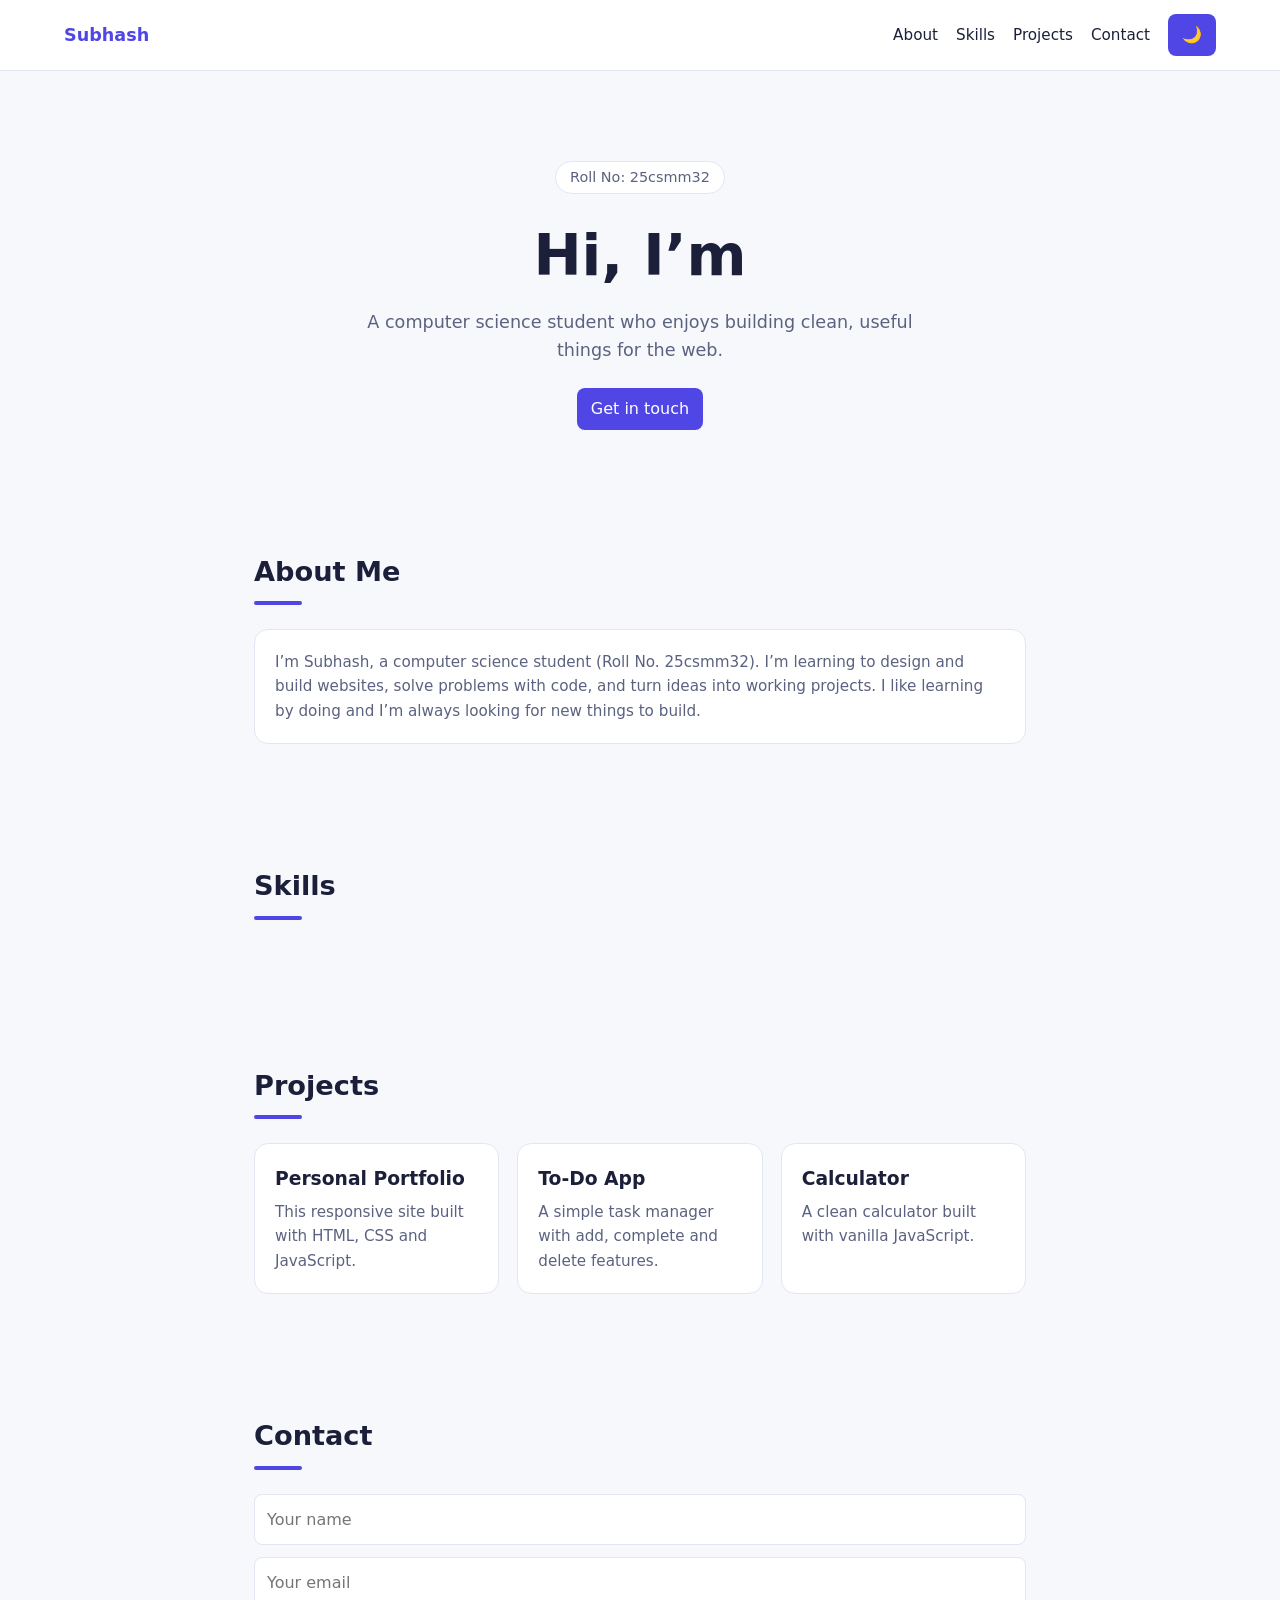
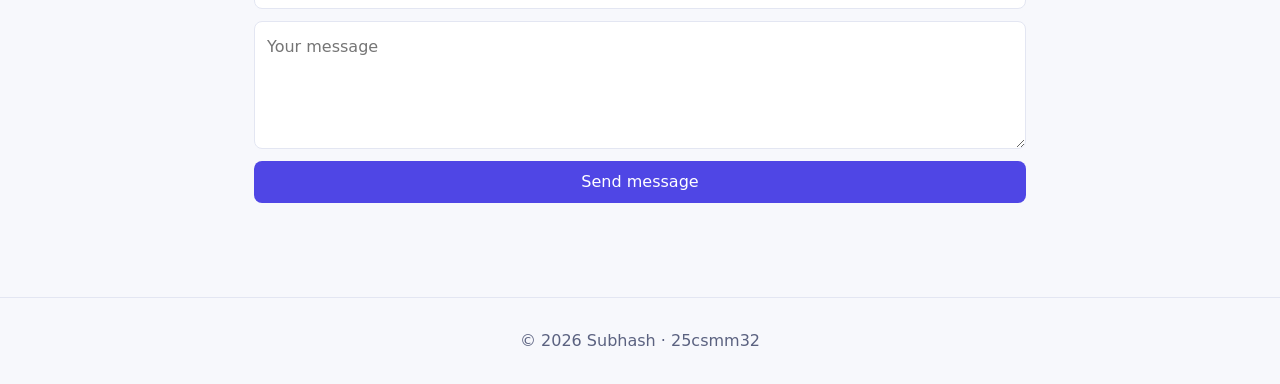
<file: index.html>
<!DOCTYPE html>
<html lang="en">
<head>
<meta charset="UTF-8">
<meta name="viewport" content="width=device-width, initial-scale=1">
<title>Subhash | Student Portfolio</title>
<link rel="stylesheet" href="style.css">
</head>
<body>
<nav>
  <b>Subhash</b>
  <div>
    <a href="#about">About</a><a href="#skills">Skills</a><a href="#projects">Projects</a><a href="#contact">Contact</a>
    <button id="theme" aria-label="Toggle theme">🌙</button>
  </div>
</nav>

<section class="hero" id="home">
  <span class="tag">Roll No: 25csmm32</span>
  <h1>Hi, I’m <span id="typed"></span></h1>
  <p>A computer science student who enjoys building clean, useful things for the web.</p>
  <button onclick="location.hash='contact'">Get in touch</button>
</section>

<section id="about">
  <h2>About Me</h2>
  <div class="card">
    <p>I’m Subhash, a computer science student (Roll No. 25csmm32). I’m learning to design and build websites, solve problems with code, and turn ideas into working projects. I like learning by doing and I’m always looking for new things to build.</p>
  </div>
</section>

<section id="skills">
  <h2>Skills</h2>
  <div id="skillList"></div>
</section>

<section id="projects">
  <h2>Projects</h2>
  <div class="grid">
    <div class="card"><h3>Personal Portfolio</h3><p>This responsive site built with HTML, CSS and JavaScript.</p></div>
    <div class="card"><h3>To-Do App</h3><p>A simple task manager with add, complete and delete features.</p></div>
    <div class="card"><h3>Calculator</h3><p>A clean calculator built with vanilla JavaScript.</p></div>
  </div>
</section>

<section id="contact">
  <h2>Contact</h2>
  <form id="form">
    <input id="n" placeholder="Your name" required>
    <input id="e" type="email" placeholder="Your email" required>
    <textarea id="m" rows="4" placeholder="Your message" required></textarea>
    <button type="submit">Send message</button>
    <div id="msg"></div>
  </form>
</section>

<footer>© 2026 Subhash · 25csmm32</footer>

<script src="script.js"></script>
</body>
</html>
</file>
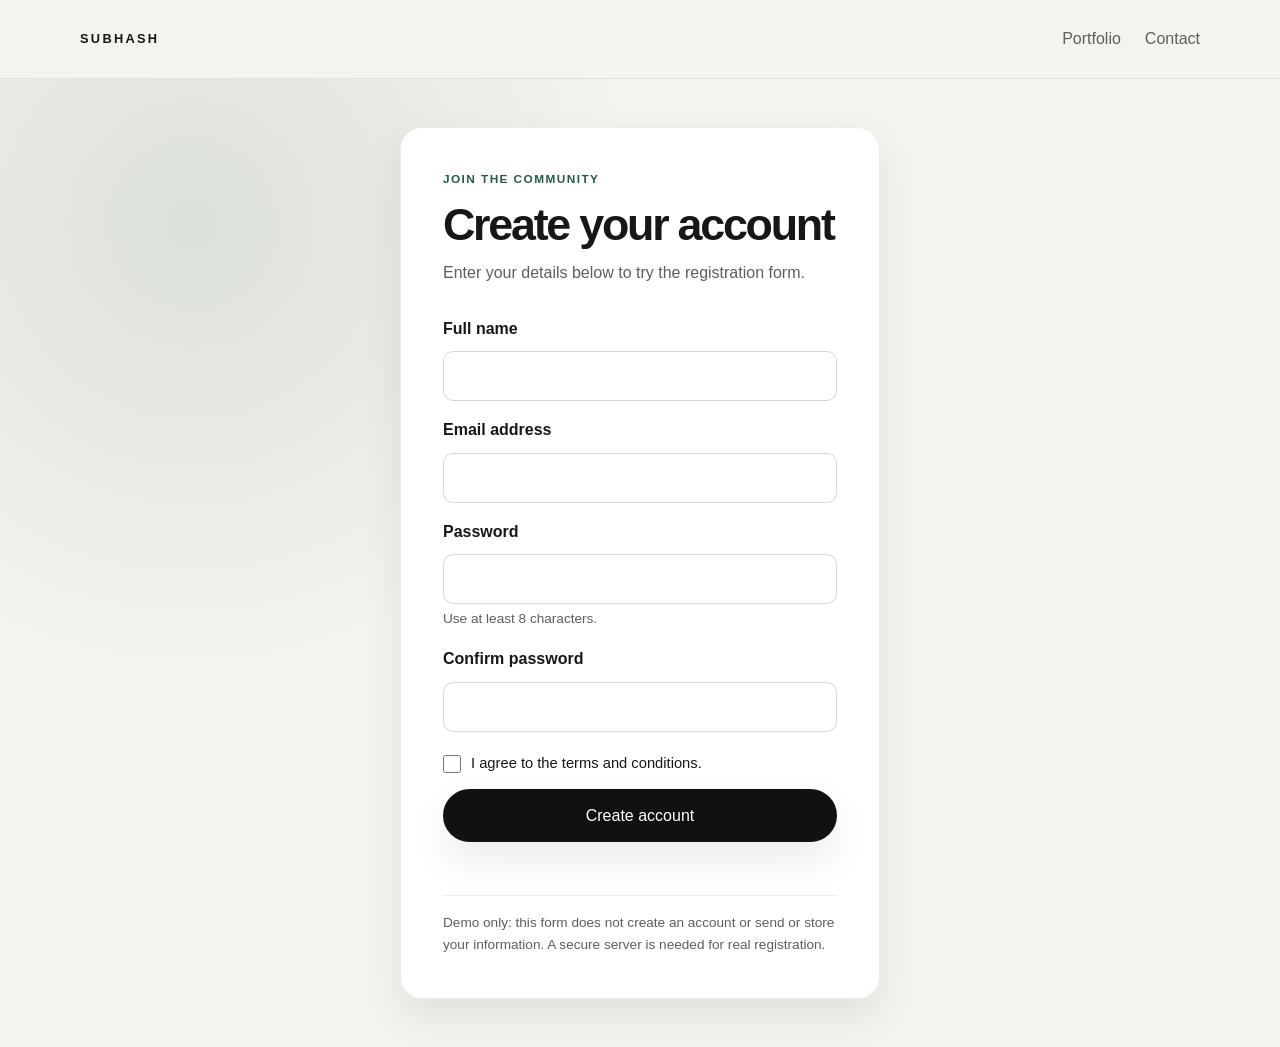
<file: registration.html>
<!DOCTYPE html>
<html lang="en">
  <head>
    <meta charset="UTF-8" />
    <meta name="viewport" content="width=device-width, initial-scale=1.0" />
    <meta
      name="description"
      content="Create a registration using the front-end demo form."
    />
    <title>Register | Subhash Hemareddy</title>
    <link rel="stylesheet" href="styles.css" />
    <script src="script.js" defer></script>
  </head>
  <body class="registration-page">
    <header class="site-header">
      <div class="container nav-wrap">
        <a class="brand" href="index.html">SUBHASH</a>
        <nav aria-label="Main navigation" class="main-nav">
          <a href="index.html">Portfolio</a>
          <a href="index.html#contact">Contact</a>
        </nav>
      </div>
    </header>

    <main class="registration-main">
      <section class="registration-card" aria-labelledby="registration-title">
        <p class="eyebrow">Join the community</p>
        <h1 id="registration-title">Create your account</h1>
        <p class="registration-intro">
          Enter your details below to try the registration form.
        </p>

        <form class="registration-form" id="registration-form" method="post">
          <label for="registration-name">Full name</label>
          <input
            id="registration-name"
            name="name"
            type="text"
            autocomplete="name"
            maxlength="100"
            required
          />

          <label for="registration-email">Email address</label>
          <input
            id="registration-email"
            name="email"
            type="email"
            autocomplete="email"
            maxlength="254"
            required
          />

          <label for="registration-password">Password</label>
          <input
            id="registration-password"
            name="password"
            type="password"
            autocomplete="new-password"
            minlength="8"
            maxlength="128"
            aria-describedby="password-hint"
            required
          />
          <span class="field-hint" id="password-hint">Use at least 8 characters.</span>

          <label for="registration-confirm-password">Confirm password</label>
          <input
            id="registration-confirm-password"
            name="confirmPassword"
            type="password"
            autocomplete="new-password"
            minlength="8"
            maxlength="128"
            required
          />

          <label class="terms-label">
            <input name="terms" type="checkbox" required />
            <span>I agree to the terms and conditions.</span>
          </label>

          <button class="button primary" type="submit">Create account</button>
          <p class="form-status" id="registration-status" role="status" aria-live="polite"></p>
        </form>

        <p class="registration-notice">
          Demo only: this form does not create an account or send or store your
          information. A secure server is needed for real registration.
        </p>
      </section>
    </main>
  </body>
</html>
</file>
<file: style.css>
:root{--bg:#f7f8fc;--surface:#fff;--text:#1b1f3a;--muted:#5b6280;--accent:#4f46e5;--border:#e3e6f2;color-scheme:light}
:root[data-theme="dark"]{--bg:#0f1226;--surface:#181c38;--text:#eceefb;--muted:#9aa1c7;--accent:#818cf8;--border:#2a2f55;color-scheme:dark}
html{scroll-behavior:smooth;scroll-padding-top:70px}
*{box-sizing:border-box}
body{margin:0;background:var(--bg);color:var(--text);font-family:system-ui,-apple-system,"Segoe UI",Roboto,sans-serif;line-height:1.6}
nav{position:sticky;top:0;display:flex;justify-content:space-between;align-items:center;padding:14px 5%;background:var(--surface);border-bottom:1px solid var(--border);z-index:5}
nav b{color:var(--accent);font-size:1.1rem}
nav div{display:flex;gap:18px;align-items:center;flex-wrap:wrap}
nav a{color:var(--text);text-decoration:none;font-size:.95rem}
nav a:hover{color:var(--accent)}
button{background:var(--accent);color:#fff;border:0;border-radius:8px;padding:8px 14px;cursor:pointer;font:inherit}
section{max-width:900px;margin:0 auto;padding:60px 5%}
h2{margin:0 0 24px;font-size:1.7rem}
h2::after{content:"";display:block;width:48px;height:4px;background:var(--accent);border-radius:2px;margin-top:8px}
.hero{text-align:center;padding-top:90px}
.hero .tag{display:inline-block;border:1px solid var(--border);background:var(--surface);padding:4px 14px;border-radius:20px;color:var(--muted);font-size:.9rem}
.hero h1{font-size:clamp(2.2rem,7vw,3.6rem);margin:16px 0 6px}
.hero h1 span{color:var(--accent)}
.hero p{color:var(--muted);font-size:1.1rem;margin:0 auto 24px;max-width:560px}
.grid{display:grid;grid-template-columns:repeat(auto-fit,minmax(240px,1fr));gap:18px}
.card{background:var(--surface);border:1px solid var(--border);border-radius:14px;padding:20px;transition:transform .2s}
.card:hover{transform:translateY(-4px)}
.card h3{margin:0 0 6px}
.card p{margin:0;color:var(--muted);font-size:.95rem}
.bar{margin-bottom:16px}
.bar div:first-child{display:flex;justify-content:space-between;font-size:.95rem}
.track{height:10px;background:var(--border);border-radius:6px;overflow:hidden;margin-top:6px}
.fill{height:100%;width:0;background:var(--accent);border-radius:6px;transition:width 1.2s ease}
form{display:grid;gap:12px}
input,textarea{width:100%;padding:12px;border:1px solid var(--border);border-radius:8px;background:var(--surface);color:var(--text);font:inherit}
#msg{color:var(--accent);min-height:1.4em}
footer{text-align:center;padding:30px;color:var(--muted);border-top:1px solid var(--border)}
</file>
<file: styles.css>
:root {
  --bg: #f5f3ef;
  --panel: #ffffff;
  --panel-strong: #111111;
  --text: #171716;
  --muted: #5f5d5a;
  --accent: #245a4a;
  --accent-soft: #dfeae5;
  --line: rgba(23, 23, 22, 0.08);
  --shadow: 0 18px 40px rgba(17, 17, 17, 0.08);
}

* {
  box-sizing: border-box;
}

html {
  scroll-behavior: smooth;
}

body {
  margin: 0;
  background: var(--bg);
  color: var(--text);
  font-family: "Segoe UI", Arial, sans-serif;
  line-height: 1.6;
}

a {
  color: inherit;
  text-decoration: none;
}

img {
  max-width: 100%;
  display: block;
}

.container {
  width: min(1120px, calc(100% - 32px));
  margin: 0 auto;
}

.site-header {
  position: sticky;
  top: 0;
  z-index: 10;
  background: rgba(245, 243, 239, 0.82);
  backdrop-filter: blur(12px);
  border-bottom: 1px solid var(--line);
}

.nav-wrap {
  display: flex;
  align-items: center;
  justify-content: space-between;
  min-height: 78px;
}

.brand {
  font-weight: 800;
  letter-spacing: 0.18em;
  font-size: 0.8rem;
}

.main-nav {
  display: flex;
  align-items: center;
  gap: 24px;
}

.main-nav a {
  color: var(--muted);
  transition: color 0.2s ease;
}

.main-nav a:hover,
.main-nav a:focus-visible {
  color: var(--text);
}

.hero {
  position: relative;
  overflow: hidden;
  padding: 92px 0 90px;
  background: linear-gradient(135deg, rgba(36, 90, 74, 0.12), rgba(36, 90, 74, 0.02));
}

.hero::before {
  content: "";
  position: absolute;
  width: 560px;
  height: 560px;
  border-radius: 50%;
  background: radial-gradient(circle, rgba(36, 90, 74, 0.2), transparent 62%);
  top: -140px;
  right: -120px;
}

.hero-inner {
  display: grid;
  grid-template-columns: 1.5fr 0.8fr;
  gap: 32px;
  align-items: center;
  position: relative;
  z-index: 1;
}

.eyebrow {
  margin: 0 0 12px;
  color: var(--accent);
  font-weight: 700;
  letter-spacing: 0.12em;
  text-transform: uppercase;
  font-size: 0.74rem;
}

.hero-copy h1 {
  margin: 0;
  font-size: clamp(3rem, 6vw, 5rem);
  line-height: 0.95;
  letter-spacing: -0.06em;
}

.intro {
  max-width: 660px;
  margin: 20px 0 0;
  font-size: 1.12rem;
  color: var(--muted);
}

.cta-row {
  display: flex;
  flex-wrap: wrap;
  gap: 14px;
  margin-top: 28px;
}

.button {
  display: inline-flex;
  align-items: center;
  justify-content: center;
  border-radius: 999px;
  padding: 0.85rem 1.4rem;
  font-weight: 700;
  transition: transform 0.2s ease, box-shadow 0.2s ease;
}

.button:hover,
.button:focus-visible {
  transform: translateY(-1px);
}

.button.primary {
  background: var(--panel-strong);
  color: #fff;
  box-shadow: var(--shadow);
}

.button.secondary {
  background: rgba(17, 17, 17, 0.04);
  border: 1px solid var(--line);
}

.hero-card {
  background: rgba(255, 255, 255, 0.72);
  border: 1px solid var(--line);
  box-shadow: var(--shadow);
  border-radius: 22px;
  padding: 24px;
}

.badge {
  display: inline-flex;
  padding: 0.38rem 0.7rem;
  background: var(--accent-soft);
  color: var(--accent);
  border-radius: 999px;
  font-weight: 700;
  font-size: 0.75rem;
  letter-spacing: 0.04em;
  text-transform: uppercase;
}

.hero-card ul {
  list-style: none;
  padding: 0;
  margin: 20px 0 0;
  display: grid;
  gap: 18px;
}

.hero-card li {
  display: flex;
  flex-direction: column;
  gap: 5px;
  padding-bottom: 12px;
  border-bottom: 1px solid var(--line);
}

.hero-card li:last-child {
  border-bottom: 0;
  padding-bottom: 0;
}

.hero-card li span {
  color: var(--muted);
  font-size: 0.82rem;
}

.hero-card li strong {
  font-size: 1.05rem;
}

.section {
  padding: 96px 0;
}

.section-heading {
  margin-bottom: 28px;
}

.section-heading h2,
.about-grid h2,
.contact-box h2 {
  margin: 0;
  font-size: clamp(2rem, 4vw, 3rem);
  line-height: 1.05;
  letter-spacing: -0.05em;
}

.skills-grid,
.projects-grid {
  display: grid;
  grid-template-columns: repeat(2, minmax(0, 1fr));
  gap: 20px;
}

.skill-card,
.project-card,
.education-card {
  background: var(--panel);
  border: 1px solid var(--line);
  border-radius: 18px;
  padding: 22px;
  box-shadow: 0 12px 24px rgba(17, 17, 17, 0.02);
}

.skill-card h3,
.project-card h3,
.education-card h3 {
  margin: 0 0 10px;
  font-size: 1.35rem;
  letter-spacing: -0.03em;
}

.skill-card p,
.project-card p,
.about-copy p,
.education-card p {
  margin: 0;
  color: var(--muted);
}

.tags {
  color: var(--accent);
  font-weight: 700;
  letter-spacing: 0.08em;
  text-transform: uppercase;
  font-size: 0.7rem;
  display: inline-block;
  margin-bottom: 14px;
}

.alt-section {
  background: rgba(17, 17, 17, 0.02);
  border-top: 1px solid var(--line);
  border-bottom: 1px solid var(--line);
}

.about-grid {
  display: grid;
  grid-template-columns: 0.9fr 1.4fr;
  gap: 32px;
  align-items: start;
}

.about-copy {
  display: grid;
  gap: 18px;
}

.education-card {
  display: grid;
  gap: 18px;
}

.edu-item {
  display: grid;
  grid-template-columns: 145px 1fr;
  gap: 18px;
  align-items: start;
  padding-top: 8px;
}

.edu-item + .edu-item {
  border-top: 1px solid var(--line);
  padding-top: 18px;
}

.year {
  color: var(--accent);
  font-weight: 700;
  font-size: 0.82rem;
  letter-spacing: 0.04em;
  text-transform: uppercase;
}

.contact-box {
  display: flex;
  align-items: center;
  justify-content: space-between;
  gap: 24px;
  background: var(--panel);
  border: 1px solid var(--line);
  border-radius: 22px;
  padding: 28px 30px;
  box-shadow: 0 10px 24px rgba(17, 17, 17, 0.02);
}

.storage-notice {
  color: var(--muted);
  font-size: 0.9rem;
  max-width: 430px;
}

.contact-form {
  display: grid;
  gap: 14px;
  width: min(100%, 520px);
}

.form-row {
  display: grid;
  grid-template-columns: repeat(2, minmax(0, 1fr));
  gap: 14px;
}

.contact-form label {
  display: grid;
  gap: 6px;
  font-weight: 600;
}

.contact-form input,
.contact-form textarea {
  width: 100%;
  padding: 0.75rem;
  border: 1px solid var(--line);
  border-radius: 10px;
  color: var(--text);
  font: inherit;
}

.contact-form textarea {
  resize: vertical;
}

.contact-form .button {
  border: 0;
  cursor: pointer;
  font: inherit;
}

.form-status {
  min-height: 1.6em;
  margin: 0;
  color: var(--accent);
}

.site-footer {
  padding: 24px 0 50px;
  color: var(--muted);
}

.footer-wrap {
  display: flex;
  justify-content: space-between;
  align-items: center;
  gap: 16px;
  border-top: 1px solid var(--line);
  padding-top: 24px;
}

.footer-links {
  display: flex;
  gap: 18px;
}

.registration-main {
  min-height: calc(100vh - 79px);
  display: grid;
  place-items: center;
  padding: 48px 16px;
  background:
    radial-gradient(circle at 15% 15%, rgba(36, 90, 74, 0.12), transparent 28rem),
    var(--bg);
}

.registration-card {
  width: min(100%, 480px);
  padding: clamp(24px, 5vw, 42px);
  background: var(--panel);
  border: 1px solid var(--line);
  border-radius: 22px;
  box-shadow: var(--shadow);
}

.registration-card h1 {
  margin: 0;
  font-size: clamp(2rem, 8vw, 2.8rem);
  line-height: 1.05;
  letter-spacing: -0.05em;
}

.registration-intro,
.registration-notice,
.field-hint {
  color: var(--muted);
}

.registration-intro {
  margin: 12px 0 24px;
}

.registration-form {
  display: grid;
  gap: 10px;
}

.registration-form > label:not(.terms-label) {
  margin-top: 6px;
  font-weight: 600;
}

.registration-form input:not([type="checkbox"]) {
  width: 100%;
  min-height: 48px;
  padding: 0.7rem 0.85rem;
  border: 1px solid rgba(23, 23, 22, 0.16);
  border-radius: 10px;
  color: var(--text);
  font: inherit;
}

.registration-form input:focus-visible {
  outline: 3px solid rgba(36, 90, 74, 0.24);
  border-color: var(--accent);
}

.field-hint {
  margin-top: -6px;
  font-size: 0.85rem;
}

.terms-label {
  display: flex;
  align-items: flex-start;
  gap: 10px;
  margin: 10px 0 4px;
  font-size: 0.92rem;
}

.terms-label input {
  width: 18px;
  height: 18px;
  margin: 3px 0 0;
  accent-color: var(--accent);
}

.registration-form .button {
  width: 100%;
  border: 0;
  cursor: pointer;
  font: inherit;
}

.registration-form .form-status {
  margin: 0;
}

.registration-notice {
  margin: 18px 0 0;
  padding-top: 16px;
  border-top: 1px solid var(--line);
  font-size: 0.85rem;
}

@media (max-width: 760px) {
  .hero-inner,
  .about-grid,
  .skills-grid,
  .projects-grid,
  .contact-box {
    grid-template-columns: 1fr;
    display: grid;
  }

  .contact-box {
    display: grid;
  }

  .contact-form {
    width: 100%;
  }

  .main-nav {
    gap: 16px;
  }

  .hero {
    padding-top: 72px;
  }

  .edu-item {
    grid-template-columns: 1fr;
  }
}

@media (max-width: 540px) {
  .nav-wrap,
  .footer-wrap {
    flex-direction: column;
    align-items: flex-start;
  }

  .main-nav {
    flex-wrap: wrap;
  }

  .hero-copy h1 {
    font-size: 2.7rem;
  }

  .button {
    width: 100%;
  }

  .form-row {
    grid-template-columns: 1fr;
  }
}
</file>
